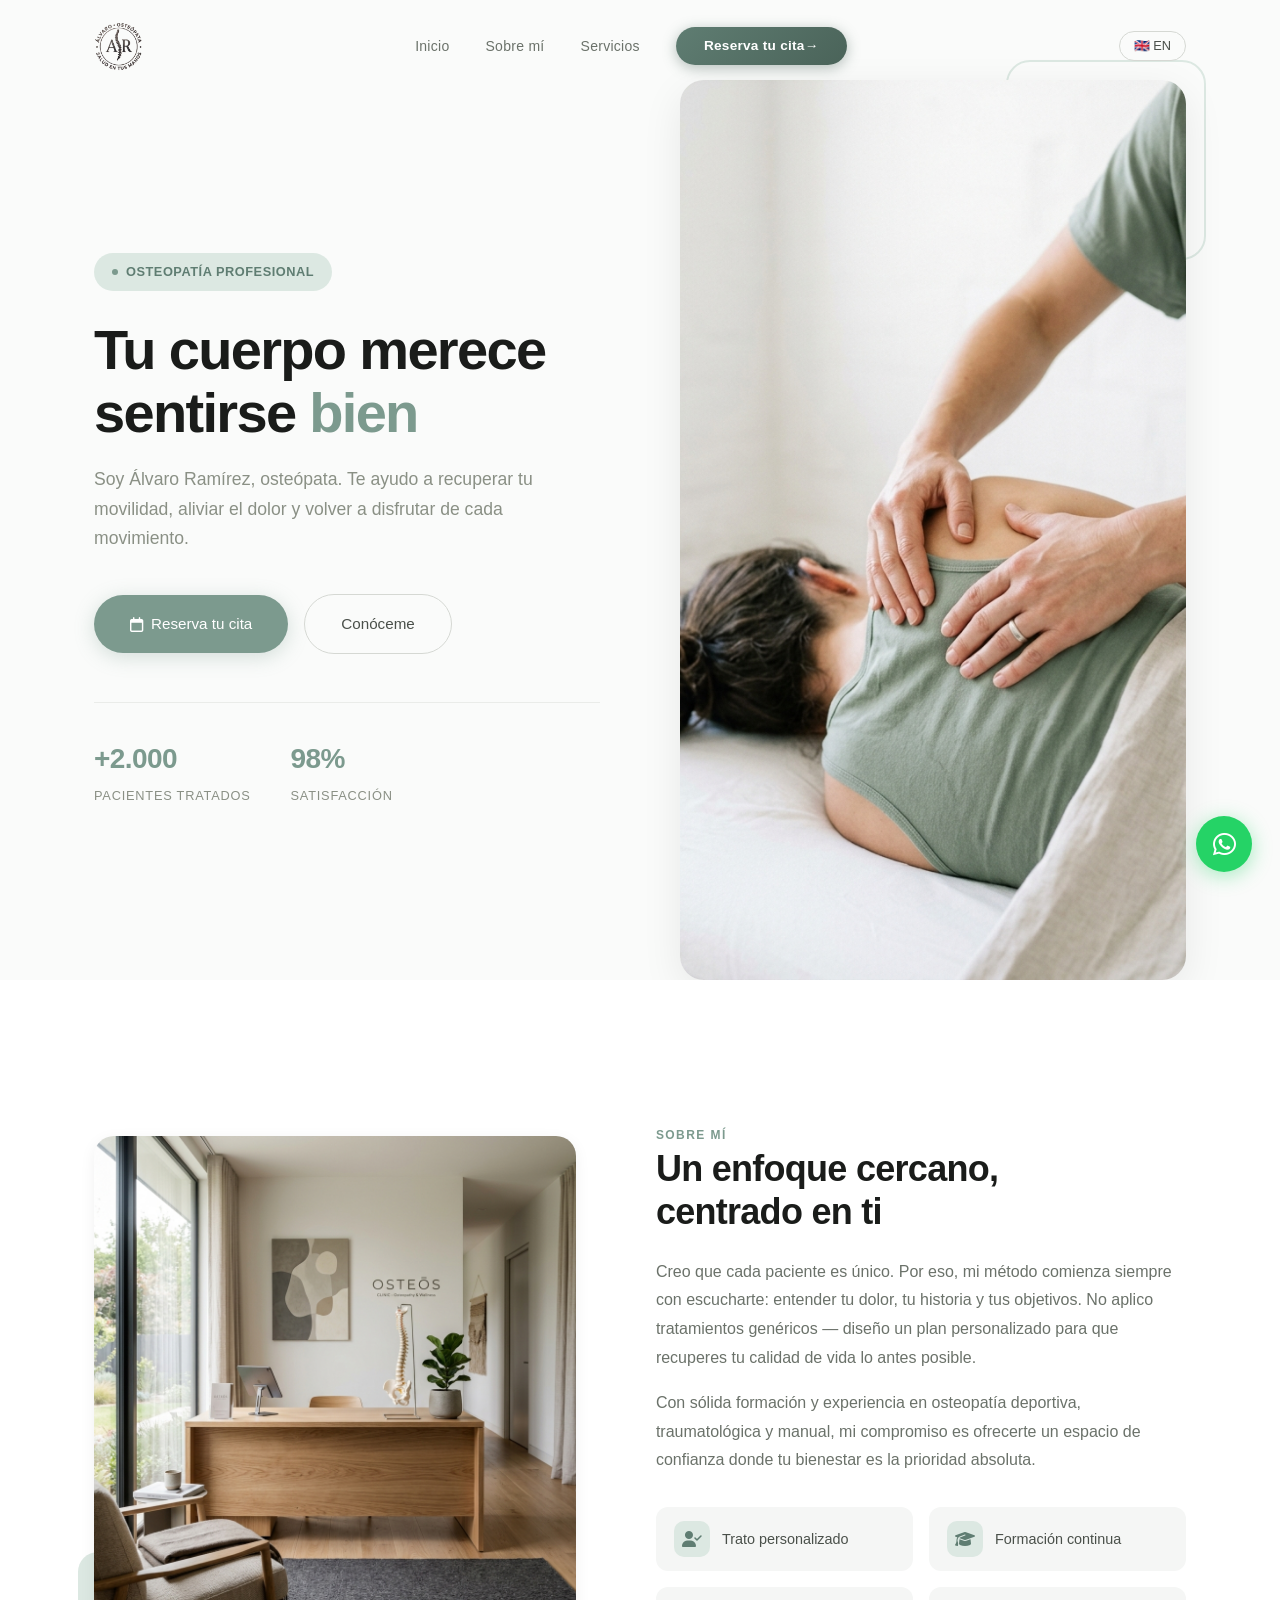
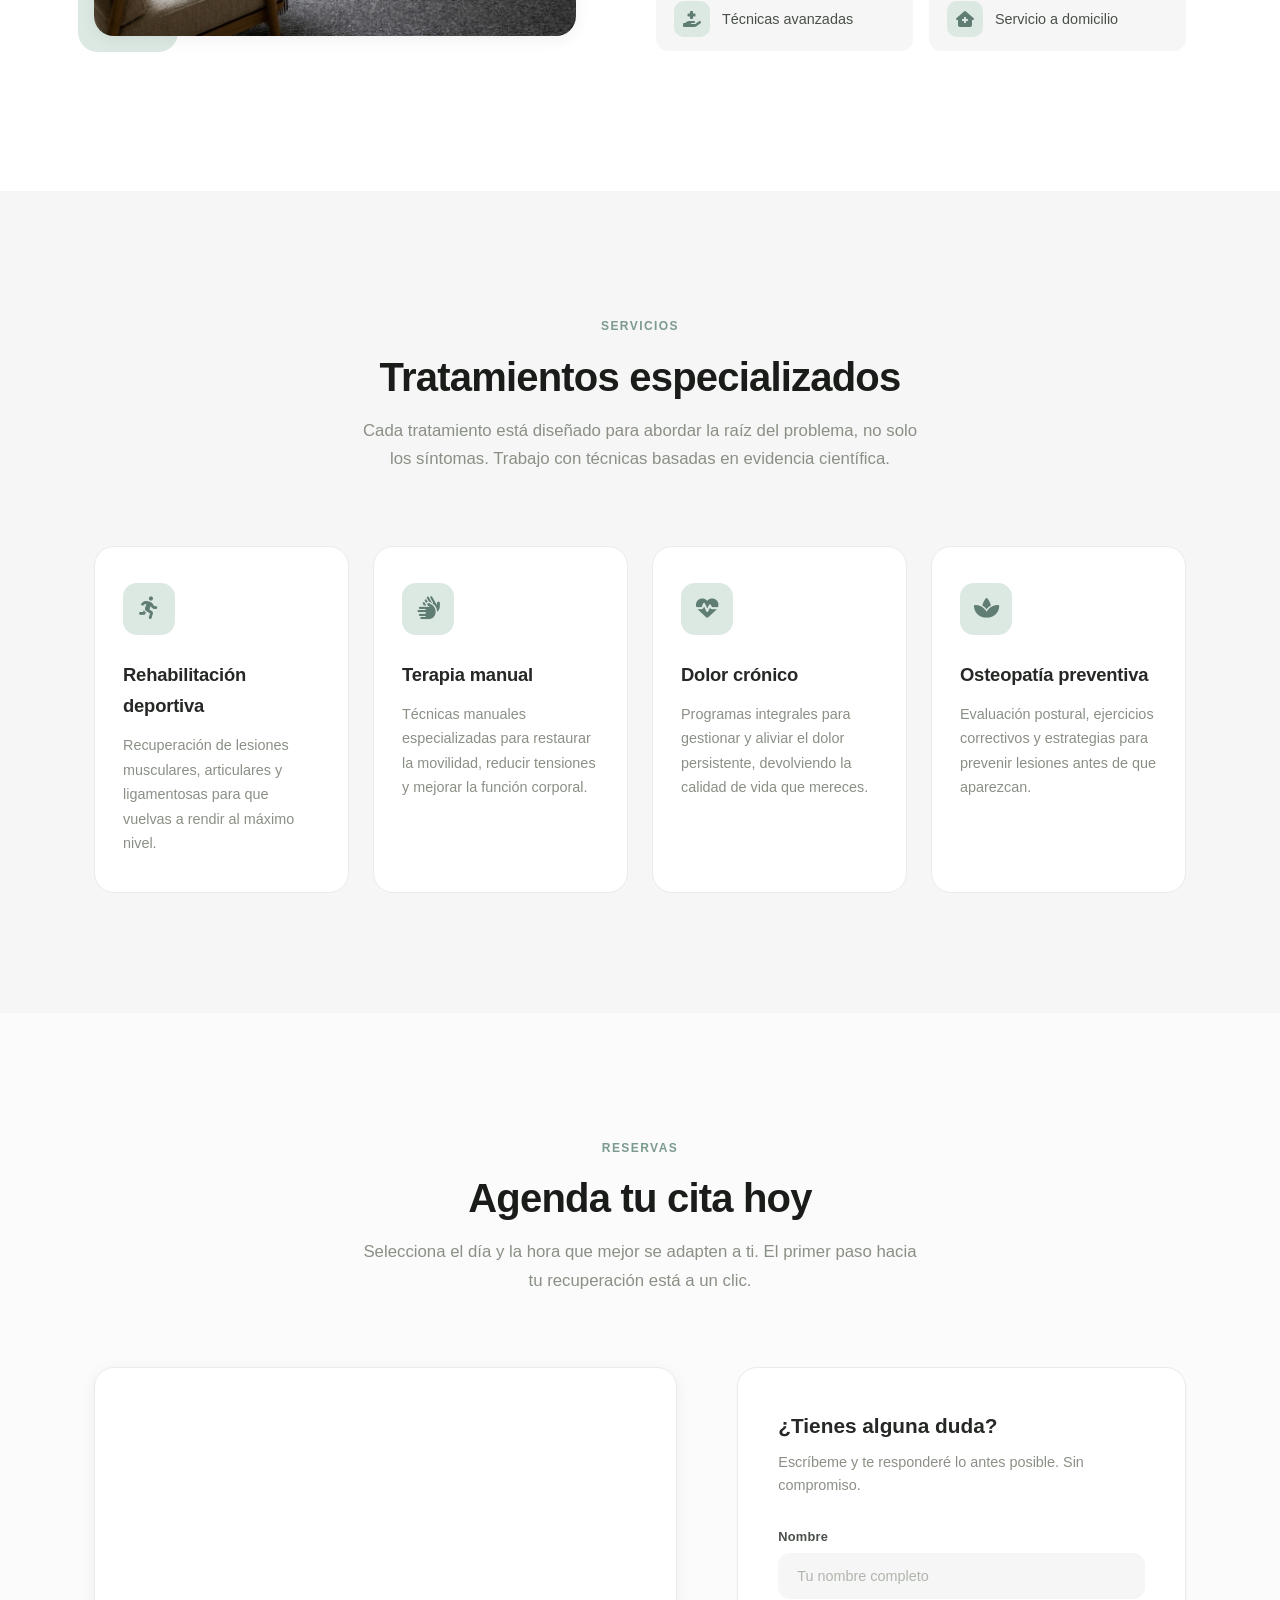
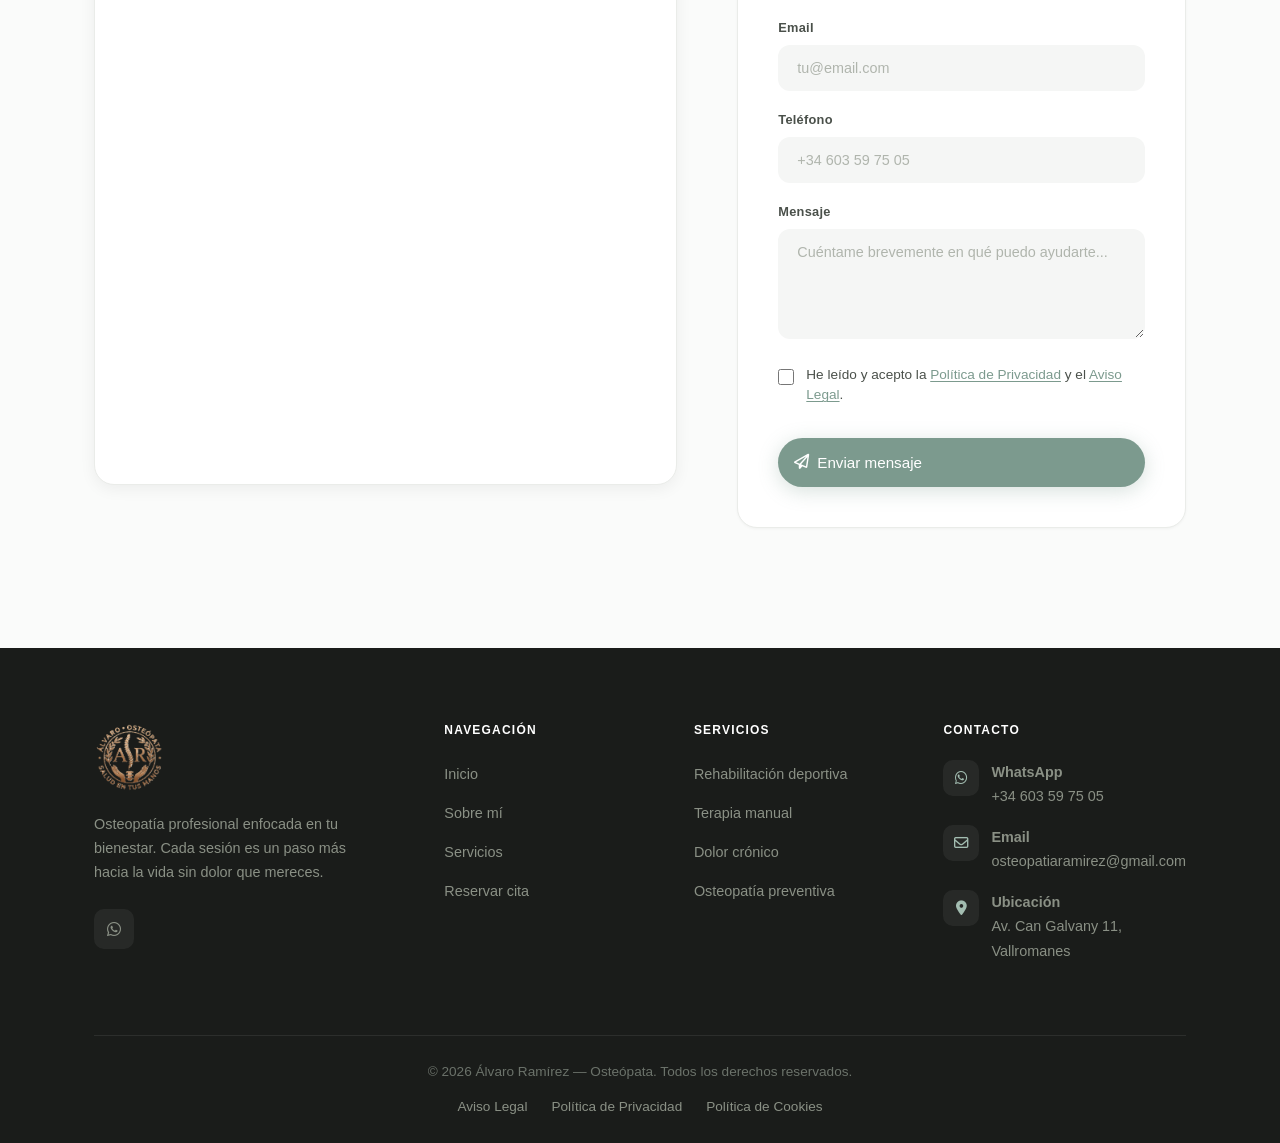
<file: index.html>
<!DOCTYPE html>
<html lang="es">

<head>
  <meta charset="UTF-8">
  <meta name="viewport" content="width=device-width, initial-scale=1.0">
  <title>Álvaro Ramírez · Osteópata | Bienestar y Recuperación</title>
  <meta name="description"
    content="Osteopatía profesional con Álvaro Ramírez. Rehabilitación deportiva, terapia manual y alivio del dolor crónico. Reserva tu cita hoy.">

  <!-- Fonts -->
  <link rel="preconnect" href="https://fonts.googleapis.com">
  <link rel="preconnect" href="https://fonts.gstatic.com" crossorigin>
  <link
    href="https://fonts.googleapis.com/css2?family=Inter:wght@300;400;500;600;700&family=Outfit:wght@400;500;600;700&display=swap"
    rel="stylesheet">

  <!-- Security -->
  <meta http-equiv="Content-Security-Policy" content="default-src 'self'; script-src 'self' 'unsafe-inline' https://assets.calendly.com; style-src 'self' 'unsafe-inline' https://fonts.googleapis.com https://cdnjs.cloudflare.com; font-src 'self' https://fonts.gstatic.com https://cdnjs.cloudflare.com; img-src 'self' data: https:; frame-src https://calendly.com; connect-src 'self' https://formspree.io https://calendly.com; object-src 'none'; base-uri 'self'; form-action 'self' https://formspree.io;">
  <meta http-equiv="X-UA-Compatible" content="IE=edge">
  <meta name="referrer" content="strict-origin-when-cross-origin">

  <!-- Icons -->
  <link rel="stylesheet" href="https://cdnjs.cloudflare.com/ajax/libs/font-awesome/6.5.1/css/all.min.css" crossorigin="anonymous" referrerpolicy="no-referrer">

  <!-- Styles -->
  <link rel="stylesheet" href="styles.css">
</head>

<body>

  <!-- ========== NAVBAR ========== -->
  <nav class="navbar" id="navbar">
    <div class="container">
      <a href="#" class="navbar__logo"><img src="img/logo.png" alt="Álvaro Osteopatía" class="navbar__logo-img"></a>
      <ul class="navbar__links" id="navLinks">
        <li><a href="#inicio" data-i18n="nav-home">Inicio</a></li>
        <li><a href="#sobre-mi" data-i18n="nav-about">Sobre mí</a></li>
        <li><a href="#servicios" data-i18n="nav-services">Servicios</a></li>
        <li><a href="#reservas" class="navbar__cta"><span data-i18n="nav-cta">Reserva tu cita</span> →</a></li>
      </ul>
      <div class="navbar__actions">
        <button class="lang-toggle" id="langToggle" aria-label="Switch language">
          <span id="langLabel">🇬🇧 EN</span>
        </button>
        <button class="navbar__toggle" id="navToggle" aria-label="Abrir menú">
          <span></span><span></span><span></span>
        </button>
      </div>
    </div>
  </nav>

  <!-- ========== HERO ========== -->
  <section class="hero" id="inicio">
    <div class="container">
      <div class="hero__content">
        <div class="hero__badge" data-i18n="hero-badge">Osteopatía profesional</div>
        <h1 class="hero__title" data-i18n-html="hero-title">Tu cuerpo merece<br>sentirse <em>bien</em></h1>
        <p class="hero__subtitle" data-i18n="hero-subtitle">Soy Álvaro Ramírez, osteópata. Te ayudo a recuperar tu movilidad, aliviar el dolor y volver a disfrutar de cada movimiento.</p>
        <div class="hero__actions">
          <a href="#reservas" class="btn btn--primary">
            <i class="fa-regular fa-calendar"></i> <span data-i18n="hero-cta">Reserva tu cita</span>
          </a>
          <a href="#sobre-mi" class="btn btn--outline" data-i18n="hero-know">Conóceme</a>
        </div>
        <div class="hero__stats">
          <div class="hero__stat">
            <h4 data-i18n="hero-stat1-n">+2.000</h4>
            <p data-i18n="hero-stat1-l">Pacientes tratados</p>
          </div>
          <div class="hero__stat">
            <h4 data-i18n="hero-stat2-n">98%</h4>
            <p data-i18n="hero-stat2-l">Satisfacción</p>
          </div>
        </div>
      </div>
      <div class="hero__image">
        <img src="img/hero.png" alt="Osteopatía profesional — manos realizando terapia manual" loading="eager">
      </div>
    </div>
  </section>

  <!-- ========== SOBRE MÍ ========== -->
  <section class="section about" id="sobre-mi">
    <div class="container">
      <div class="about__image animate-on-scroll">
        <img src="img/about_clinic.png" alt="Instalaciones de Osteopatía" loading="lazy">
      </div>
      <div class="about__content animate-on-scroll">
        <span class="about__label" data-i18n="about-label">Sobre mí</span>
        <h2 class="about__title" data-i18n-html="about-title">Un enfoque cercano,<br>centrado en ti</h2>
        <p class="about__text" data-i18n="about-p1">Creo que cada paciente es único. Por eso, mi método comienza siempre con escucharte: entender tu dolor, tu historia y tus objetivos. No aplico tratamientos genéricos — diseño un plan personalizado para que recuperes tu calidad de vida lo antes posible.</p>
        <p class="about__text" data-i18n="about-p2">Con sólida formación y experiencia en osteopatía deportiva, traumatológica y manual, mi compromiso es ofrecerte un espacio de confianza donde tu bienestar es la prioridad absoluta.</p>
        <div class="about__features">
          <div class="about__feature">
            <div class="about__feature-icon"><i class="fa-solid fa-user-check"></i></div>
            <span data-i18n="about-f1">Trato personalizado</span>
          </div>
          <div class="about__feature">
            <div class="about__feature-icon"><i class="fa-solid fa-graduation-cap"></i></div>
            <span data-i18n="about-f2">Formación continua</span>
          </div>
          <div class="about__feature">
            <div class="about__feature-icon"><i class="fa-solid fa-hand-holding-medical"></i></div>
            <span data-i18n="about-f3">Técnicas avanzadas</span>
          </div>
          <div class="about__feature">
            <div class="about__feature-icon"><i class="fa-solid fa-house-medical"></i></div>
            <span data-i18n="about-f4">Servicio a domicilio</span>
          </div>
        </div>
      </div>
    </div>
  </section>

  <!-- ========== SERVICIOS ========== -->
  <section class="section section--gray" id="servicios">
    <div class="container">
      <div class="section__header animate-on-scroll">
        <span class="section__label" data-i18n="srv-label">Servicios</span>
        <h2 class="section__title" data-i18n="srv-title">Tratamientos especializados</h2>
        <p class="section__desc" data-i18n="srv-desc">Cada tratamiento está diseñado para abordar la raíz del problema, no solo los síntomas. Trabajo con técnicas basadas en evidencia científica.</p>
      </div>
      <div class="services__grid">
        <div class="service-card animate-on-scroll">
          <div class="service-card__icon"><i class="fa-solid fa-person-running"></i></div>
          <h3 class="service-card__title" data-i18n="srv1-title">Rehabilitación deportiva</h3>
          <p class="service-card__desc" data-i18n="srv1-desc">Recuperación de lesiones musculares, articulares y ligamentosas para que vuelvas a rendir al máximo nivel.</p>
        </div>
        <div class="service-card animate-on-scroll">
          <div class="service-card__icon"><i class="fa-solid fa-hands"></i></div>
          <h3 class="service-card__title" data-i18n="srv2-title">Terapia manual</h3>
          <p class="service-card__desc" data-i18n="srv2-desc">Técnicas manuales especializadas para restaurar la movilidad, reducir tensiones y mejorar la función corporal.</p>
        </div>
        <div class="service-card animate-on-scroll">
          <div class="service-card__icon"><i class="fa-solid fa-heart-pulse"></i></div>
          <h3 class="service-card__title" data-i18n="srv3-title">Dolor crónico</h3>
          <p class="service-card__desc" data-i18n="srv3-desc">Programas integrales para gestionar y aliviar el dolor persistente, devolviendo la calidad de vida que mereces.</p>
        </div>
        <div class="service-card animate-on-scroll">
          <div class="service-card__icon"><i class="fa-solid fa-spa"></i></div>
          <h3 class="service-card__title" data-i18n="srv4-title">Osteopatía preventiva</h3>
          <p class="service-card__desc" data-i18n="srv4-desc">Evaluación postural, ejercicios correctivos y estrategias para prevenir lesiones antes de que aparezcan.</p>
        </div>
      </div>
    </div>
  </section>

  <!-- ========== RESERVAS ========== -->
  <section class="section booking" id="reservas">
    <div class="container">
      <div class="section__header animate-on-scroll">
        <span class="section__label" data-i18n="book-label">Reservas</span>
        <h2 class="section__title" data-i18n="book-title">Agenda tu cita hoy</h2>
        <p class="section__desc" data-i18n="book-desc">Selecciona el día y la hora que mejor se adapten a ti. El primer paso hacia tu recuperación está a un clic.</p>
      </div>
      <div class="booking__wrapper">
        <div class="booking__calendly animate-on-scroll">
          <div class="calendly-inline-widget" data-url="https://calendly.com/osteopatiaramirez/30min"
            style="min-width:320px;height:700px;"></div>
        </div>
        <div class="booking__form-wrapper animate-on-scroll">
          <h3 class="booking__form-title" data-i18n="form-title">¿Tienes alguna duda?</h3>
          <p class="booking__form-desc" data-i18n="form-desc">Escríbeme y te responderé lo antes posible. Sin compromiso.</p>
          <form id="contactForm">
            <div class="form__group">
              <label for="name" class="form__label" data-i18n="form-name-label">Nombre</label>
              <input type="text" id="name" name="name" class="form__input" placeholder="Tu nombre completo" data-i18n-ph="form-name-ph" required maxlength="100" autocomplete="name">
            </div>
            <div class="form__group">
              <label for="email" class="form__label" data-i18n="form-email-label">Email</label>
              <input type="email" id="email" name="email" class="form__input" placeholder="tu@email.com" data-i18n-ph="form-email-ph" required maxlength="254" autocomplete="email" spellcheck="false">
            </div>
            <div class="form__group">
              <label for="phone" class="form__label" data-i18n="form-phone-label">Teléfono</label>
              <input type="tel" id="phone" name="phone" class="form__input" placeholder="+34 603 59 75 05" data-i18n-ph="form-phone-ph" maxlength="25" autocomplete="tel" spellcheck="false">
            </div>
            <div class="form__group">
              <label for="message" class="form__label" data-i18n="form-msg-label">Mensaje</label>
              <textarea id="message" name="message" class="form__textarea" placeholder="Cuéntame brevemente en qué puedo ayudarte..." data-i18n-ph="form-msg-ph" required maxlength="2000"></textarea>
            </div>
            <div class="form__group form__checkbox">
              <input type="checkbox" id="privacy" required>
              <label for="privacy" data-i18n-html="form-privacy">He leído y acepto la <a href="politica-privacidad.html" target="_blank">Política de Privacidad</a> y el <a href="aviso-legal.html" target="_blank">Aviso Legal</a>.</label>
            </div>
            <button type="submit" class="btn btn--primary form__submit">
              <i class="fa-regular fa-paper-plane"></i> <span data-i18n="form-submit">Enviar mensaje</span>
            </button>
          </form>
        </div>
      </div>
    </div>
  </section>

  <!-- ========== FOOTER ========== -->
  <footer class="footer">
    <div class="container">
      <div class="footer__grid">
        <div class="footer__brand">
          <img src="img/logo1.png" alt="Álvaro Osteopatía" class="footer__logo-img">
          <p data-i18n="footer-brand">Osteopatía profesional enfocada en tu bienestar. Cada sesión es un paso más hacia la vida sin dolor que mereces.</p>
          <div class="footer__social">
            <a href="https://wa.me/34603597505" aria-label="WhatsApp"><i class="fa-brands fa-whatsapp"></i></a>
          </div>
        </div>
        <div>
          <h4 class="footer__col-title" data-i18n="footer-nav-title">Navegación</h4>
          <ul class="footer__links">
            <li><a href="#inicio" data-i18n="footer-nav-home">Inicio</a></li>
            <li><a href="#sobre-mi" data-i18n="footer-nav-about">Sobre mí</a></li>
            <li><a href="#servicios" data-i18n="footer-nav-services">Servicios</a></li>
            <li><a href="#reservas" data-i18n="footer-nav-book">Reservar cita</a></li>
          </ul>
        </div>
        <div>
          <h4 class="footer__col-title" data-i18n="footer-srv-title">Servicios</h4>
          <ul class="footer__links">
            <li><a href="#servicios" data-i18n="srv1-title">Rehabilitación deportiva</a></li>
            <li><a href="#servicios" data-i18n="srv2-title">Terapia manual</a></li>
            <li><a href="#servicios" data-i18n="srv3-title">Dolor crónico</a></li>
            <li><a href="#servicios" data-i18n="srv4-title">Osteopatía preventiva</a></li>
          </ul>
        </div>
        <div>
          <h4 class="footer__col-title" data-i18n="footer-contact-title">Contacto</h4>
          <div class="footer__contact-item">
            <div class="footer__contact-icon"><i class="fa-brands fa-whatsapp"></i></div>
            <div>
              <strong>WhatsApp</strong><br>
              <a href="https://wa.me/34603597505" aria-label="Escríbenos por WhatsApp" target="_blank" rel="noopener noreferrer">+34 603 59 75 05</a>
            </div>
          </div>
          <div class="footer__contact-item">
            <div class="footer__contact-icon"><i class="fa-regular fa-envelope"></i></div>
            <div>
              <strong>Email</strong><br>
              <a href="mailto:osteopatiaramirez@gmail.com">osteopatiaramirez@gmail.com</a>
            </div>
          </div>
          <div class="footer__contact-item">
            <div class="footer__contact-icon"><i class="fa-solid fa-location-dot"></i></div>
            <div>
              <strong data-i18n="footer-location-label">Ubicación</strong><br>
              <a href="https://maps.app.goo.gl/gzCyemiT92dqWg4y6" target="_blank" rel="noopener noreferrer">Av. Can Galvany 11, Vallromanes</a>
            </div>
          </div>
        </div>
      </div>
      <div class="footer__bottom">
        <p data-i18n="footer-copy">&copy; 2026 Álvaro Ramírez — Osteópata. Todos los derechos reservados.</p>
        <div class="footer__legal-links">
          <a href="aviso-legal.html" data-i18n="footer-legal">Aviso Legal</a>
          <a href="politica-privacidad.html" data-i18n="footer-privacy">Política de Privacidad</a>
          <a href="politica-cookies.html" data-i18n="footer-cookies">Política de Cookies</a>
        </div>
      </div>
    </div>
  </footer>

  <!-- ========== WHATSAPP FLOAT ========== -->
  <a href="https://wa.me/34603597505" class="whatsapp-float" target="_blank" rel="noopener noreferrer" aria-label="WhatsApp">
    <i class="fa-brands fa-whatsapp"></i>
    <span class="whatsapp-float__tooltip" data-i18n="wa-tooltip">¿Hablamos?</span>
  </a>

  <!-- Calendly Script -->
  <script type="text/javascript" src="https://assets.calendly.com/assets/external/widget.js" async></script>

  <!-- Main Script -->
  <script>
    // ─── Traducciones ─────────────────────────────────────────────────────────
    const i18n = {
      es: {
        'nav-home': 'Inicio', 'nav-about': 'Sobre mí', 'nav-services': 'Servicios', 'nav-cta': 'Reserva tu cita',
        'hero-badge': 'Osteopatía profesional',
        'hero-title': 'Tu cuerpo merece<br>sentirse <em>bien</em>',
        'hero-subtitle': 'Soy Álvaro Ramírez, osteópata. Te ayudo a recuperar tu movilidad, aliviar el dolor y volver a disfrutar de cada movimiento.',
        'hero-cta': 'Reserva tu cita', 'hero-know': 'Conóceme',
        'hero-stat1-n': '+2.000', 'hero-stat1-l': 'Pacientes tratados', 'hero-stat2-n': '98%', 'hero-stat2-l': 'Satisfacción',
        'about-label': 'Sobre mí',
        'about-title': 'Un enfoque cercano,<br>centrado en ti',
        'about-p1': 'Creo que cada paciente es único. Por eso, mi método comienza siempre con escucharte: entender tu dolor, tu historia y tus objetivos. No aplico tratamientos genéricos — diseño un plan personalizado para que recuperes tu calidad de vida lo antes posible.',
        'about-p2': 'Con sólida formación y experiencia en osteopatía deportiva, traumatológica y manual, mi compromiso es ofrecerte un espacio de confianza donde tu bienestar es la prioridad absoluta.',
        'about-f1': 'Trato personalizado', 'about-f2': 'Formación continua', 'about-f3': 'Técnicas avanzadas', 'about-f4': 'Servicio a domicilio',
        'srv-label': 'Servicios', 'srv-title': 'Tratamientos especializados',
        'srv-desc': 'Cada tratamiento está diseñado para abordar la raíz del problema, no solo los síntomas. Trabajo con técnicas basadas en evidencia científica.',
        'srv1-title': 'Rehabilitación deportiva', 'srv1-desc': 'Recuperación de lesiones musculares, articulares y ligamentosas para que vuelvas a rendir al máximo nivel.',
        'srv2-title': 'Terapia manual', 'srv2-desc': 'Técnicas manuales especializadas para restaurar la movilidad, reducir tensiones y mejorar la función corporal.',
        'srv3-title': 'Dolor crónico', 'srv3-desc': 'Programas integrales para gestionar y aliviar el dolor persistente, devolviendo la calidad de vida que mereces.',
        'srv4-title': 'Osteopatía preventiva', 'srv4-desc': 'Evaluación postural, ejercicios correctivos y estrategias para prevenir lesiones antes de que aparezcan.',
        'book-label': 'Reservas', 'book-title': 'Agenda tu cita hoy',
        'book-desc': 'Selecciona el día y la hora que mejor se adapten a ti. El primer paso hacia tu recuperación está a un clic.',
        'form-title': '¿Tienes alguna duda?', 'form-desc': 'Escríbeme y te responderé lo antes posible. Sin compromiso.',
        'form-name-label': 'Nombre', 'form-name-ph': 'Tu nombre completo',
        'form-email-label': 'Email', 'form-email-ph': 'tu@email.com',
        'form-phone-label': 'Teléfono', 'form-phone-ph': '+34 603 59 75 05',
        'form-msg-label': 'Mensaje', 'form-msg-ph': 'Cuéntame brevemente en qué puedo ayudarte...',
        'form-privacy': 'He leído y acepto la <a href="politica-privacidad.html" target="_blank">Política de Privacidad</a> y el <a href="aviso-legal.html" target="_blank">Aviso Legal</a>.',
        'form-submit': 'Enviar mensaje', 'form-sending': 'Enviando...', 'form-sent': '¡Mensaje enviado!', 'form-error': 'Error. Inténtalo de nuevo.',
        'footer-brand': 'Osteopatía profesional enfocada en tu bienestar. Cada sesión es un paso más hacia la vida sin dolor que mereces.',
        'footer-nav-title': 'Navegación', 'footer-nav-home': 'Inicio', 'footer-nav-about': 'Sobre mí', 'footer-nav-services': 'Servicios', 'footer-nav-book': 'Reservar cita',
        'footer-srv-title': 'Servicios', 'footer-contact-title': 'Contacto', 'footer-location-label': 'Ubicación',
        'footer-legal': 'Aviso Legal', 'footer-privacy': 'Política de Privacidad', 'footer-cookies': 'Política de Cookies',
        'footer-copy': '© 2026 Álvaro Ramírez — Osteópata. Todos los derechos reservados.',
        'wa-tooltip': '¿Hablamos?', 'lang-label': '🇬🇧 EN',
      },
      en: {
        'nav-home': 'Home', 'nav-about': 'About me', 'nav-services': 'Services', 'nav-cta': 'Book appointment',
        'hero-badge': 'Professional Osteopathy',
        'hero-title': 'Your body deserves<br>to feel <em>good</em>',
        'hero-subtitle': "I'm Álvaro Ramírez, osteopath. I help you regain your mobility, relieve pain and enjoy every movement again.",
        'hero-cta': 'Book your appointment', 'hero-know': 'About me',
        'hero-stat1-n': '+2,000', 'hero-stat1-l': 'Patients treated', 'hero-stat2-n': '98%', 'hero-stat2-l': 'Satisfaction',
        'about-label': 'About me',
        'about-title': 'A close approach,<br>centred on you',
        'about-p1': "I believe every patient is unique. That's why my method always begins with listening to you: understanding your pain, your history and your goals. I don't apply generic treatments — I design a personalised plan so you can regain your quality of life as soon as possible.",
        'about-p2': "With solid training and experience in sports, traumatological and manual osteopathy, my commitment is to offer you a trusted space where your wellbeing is the absolute priority.",
        'about-f1': 'Personalised care', 'about-f2': 'Continuous training', 'about-f3': 'Advanced techniques', 'about-f4': 'Home service',
        'srv-label': 'Services', 'srv-title': 'Specialised treatments',
        'srv-desc': 'Every treatment is designed to address the root of the problem, not just the symptoms. I work with evidence-based techniques.',
        'srv1-title': 'Sports rehabilitation', 'srv1-desc': 'Recovery from muscular, joint and ligament injuries so you can perform at your best again.',
        'srv2-title': 'Manual therapy', 'srv2-desc': 'Specialised manual techniques to restore mobility, reduce tension and improve body function.',
        'srv3-title': 'Chronic pain', 'srv3-desc': 'Comprehensive programmes to manage and relieve persistent pain, restoring the quality of life you deserve.',
        'srv4-title': 'Preventive osteopathy', 'srv4-desc': 'Postural assessment, corrective exercises and strategies to prevent injuries before they appear.',
        'book-label': 'Bookings', 'book-title': 'Schedule your appointment today',
        'book-desc': 'Select the day and time that best suits you. The first step towards your recovery is one click away.',
        'form-title': 'Do you have any questions?', 'form-desc': "Write to me and I'll get back to you as soon as possible. No commitment.",
        'form-name-label': 'Name', 'form-name-ph': 'Your full name',
        'form-email-label': 'Email', 'form-email-ph': 'your@email.com',
        'form-phone-label': 'Phone', 'form-phone-ph': '+34 603 59 75 05',
        'form-msg-label': 'Message', 'form-msg-ph': 'Tell me briefly how I can help you...',
        'form-privacy': 'I have read and accept the <a href="politica-privacidad.html" target="_blank">Privacy Policy</a> and the <a href="aviso-legal.html" target="_blank">Legal Notice</a>.',
        'form-submit': 'Send message', 'form-sending': 'Sending...', 'form-sent': 'Message sent!', 'form-error': 'Error. Please try again.',
        'footer-brand': 'Professional osteopathy focused on your wellbeing. Each session is one more step towards the pain-free life you deserve.',
        'footer-nav-title': 'Navigation', 'footer-nav-home': 'Home', 'footer-nav-about': 'About me', 'footer-nav-services': 'Services', 'footer-nav-book': 'Book appointment',
        'footer-srv-title': 'Services', 'footer-contact-title': 'Contact', 'footer-location-label': 'Location',
        'footer-legal': 'Legal Notice', 'footer-privacy': 'Privacy Policy', 'footer-cookies': 'Cookie Policy',
        'footer-copy': '© 2026 Álvaro Ramírez — Osteopath. All rights reserved.',
        'wa-tooltip': "Let's talk?", 'lang-label': '🇪🇸 ES',
      }
    };

    let currentLang = localStorage.getItem('lang') || 'es';

    function applyLang(lang) {
      const t = i18n[lang];
      document.querySelectorAll('[data-i18n]').forEach(el => {
        const key = el.getAttribute('data-i18n');
        if (t[key] !== undefined) el.textContent = t[key];
      });
      document.querySelectorAll('[data-i18n-html]').forEach(el => {
        const key = el.getAttribute('data-i18n-html');
        if (t[key] !== undefined) el.innerHTML = t[key];
      });
      document.querySelectorAll('[data-i18n-ph]').forEach(el => {
        const key = el.getAttribute('data-i18n-ph');
        if (t[key] !== undefined) el.placeholder = t[key];
      });
      const langLabel = document.getElementById('langLabel');
      if (langLabel) langLabel.textContent = t['lang-label'];
      document.documentElement.lang = lang;
      localStorage.setItem('lang', lang);
      currentLang = lang;
    }

    const langToggle = document.getElementById('langToggle');
    if (langToggle) {
      langToggle.addEventListener('click', () => applyLang(currentLang === 'es' ? 'en' : 'es'));
    }

    if (currentLang === 'en') applyLang('en');

    // ─── Navbar scroll ────────────────────────────────────────────────────────
    const navbar = document.getElementById('navbar');
    if (navbar) {
      window.addEventListener('scroll', () => {
        navbar.classList.toggle('scrolled', window.scrollY > 40);
      });
    }

    // ─── Mobile menu ──────────────────────────────────────────────────────────
    const navToggle = document.getElementById('navToggle');
    const navLinks = document.getElementById('navLinks');
    if (navToggle && navLinks) {
      navToggle.addEventListener('click', () => {
        navLinks.classList.toggle('active');
        navToggle.classList.toggle('active');
      });
      navLinks.querySelectorAll('a').forEach(link => {
        link.addEventListener('click', () => {
          navLinks.classList.remove('active');
          navToggle.classList.remove('active');
        });
      });
    }

    // ─── Scroll animations ────────────────────────────────────────────────────
    if ('IntersectionObserver' in window) {
      const observer = new IntersectionObserver((entries) => {
        entries.forEach((entry) => {
          if (entry.isIntersecting) {
            const siblings = entry.target.parentElement
              ? entry.target.parentElement.querySelectorAll('.animate-on-scroll')
              : [];
            const idx = Array.from(siblings).indexOf(entry.target);
            entry.target.style.transitionDelay = `${idx * 0.1}s`;
            entry.target.classList.add('visible');
            observer.unobserve(entry.target);
          }
        });
      }, { root: null, rootMargin: '0px 0px -60px 0px', threshold: 0.15 });

      document.querySelectorAll('.animate-on-scroll').forEach(el => observer.observe(el));
    } else {
      document.querySelectorAll('.animate-on-scroll').forEach(el => el.classList.add('visible'));
    }

    // ─── Contact form ─────────────────────────────────────────────────────────
    const contactForm = document.getElementById('contactForm');
    if (contactForm) {
      contactForm.addEventListener('submit', async (e) => {
        e.preventDefault();
        const form = e.target;
        const btn = form.querySelector('.form__submit');
        if (!btn) return;
        const originalHTML = btn.innerHTML;
        const t = i18n[currentLang];

        btn.innerHTML = '<i class="fa-solid fa-spinner fa-spin"></i> ' + t['form-sending'];
        btn.disabled = true;

        try {
          const response = await fetch('https://formspree.io/f/mpqndpgb', {
            method: 'POST',
            headers: { 'Accept': 'application/json' },
            body: new FormData(form)
          });

          let data = {};
          try { data = await response.json(); } catch (_) {}

          if (response.ok) {
            btn.innerHTML = '<i class="fa-solid fa-check"></i> ' + t['form-sent'];
            btn.style.background = '#5f7d72';
            form.reset();
            setTimeout(() => {
              btn.innerHTML = originalHTML;
              btn.style.background = '';
              btn.disabled = false;
            }, 4000);
          } else {
            const msg = (data.errors && data.errors[0] && data.errors[0].message)
              ? data.errors[0].message : t['form-error'];
            throw new Error(msg);
          }
        } catch (_err) {
          btn.innerHTML = '<i class="fa-solid fa-xmark"></i> ' + t['form-error'];
          btn.style.background = '#c0392b';
          btn.disabled = false;
          setTimeout(() => {
            btn.innerHTML = originalHTML;
            btn.style.background = '';
          }, 4000);
        }
      });
    }

    // ─── Smooth scroll ────────────────────────────────────────────────────────
    document.querySelectorAll('a[href^="#"]').forEach(anchor => {
      anchor.addEventListener('click', function (e) {
        e.preventDefault();
        const href = this.getAttribute('href');
        if (!href || href === '#') return;
        try {
          const target = document.querySelector(href);
          if (target) {
            const top = target.getBoundingClientRect().top + window.scrollY - 80;
            window.scrollTo({ top, behavior: 'smooth' });
          }
        } catch (_) {}
      });
    });
  </script>

</body>

</html>
</file>
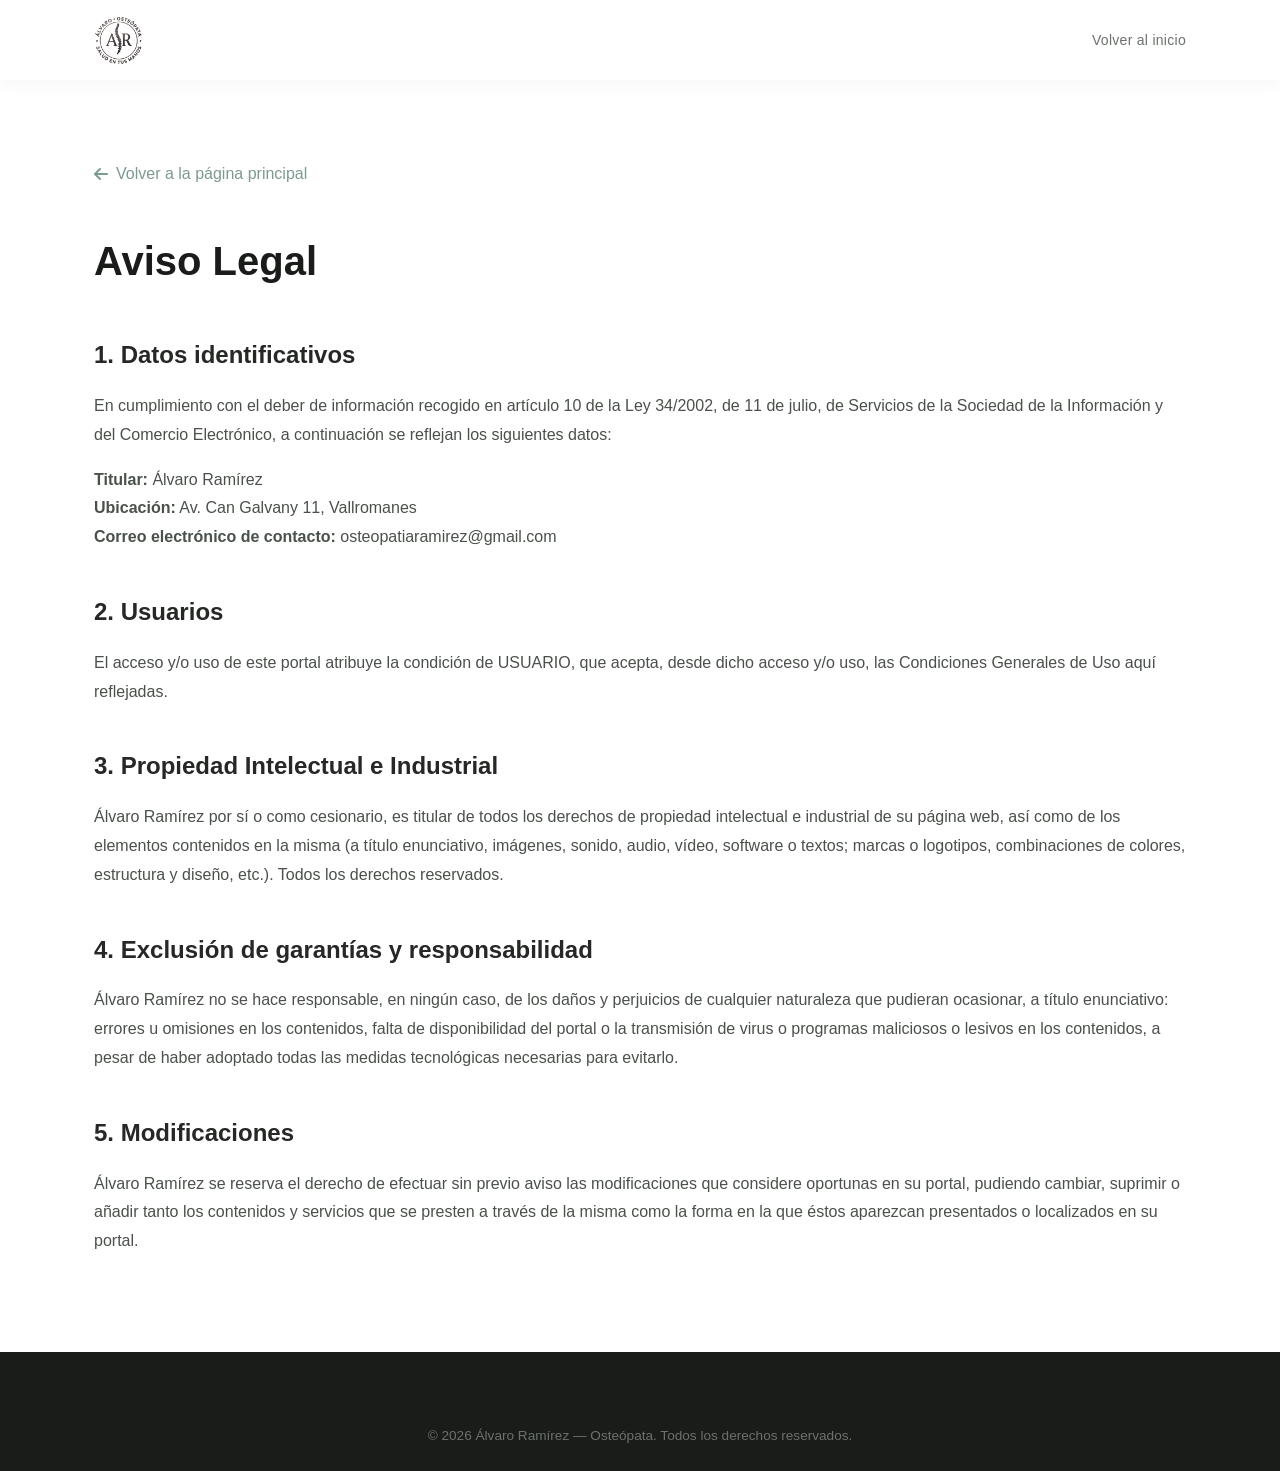
<file: aviso-legal.html>
<!DOCTYPE html>
<html lang="es">

<head>
  <meta charset="UTF-8">
  <meta name="viewport" content="width=device-width, initial-scale=1.0">
  <title>Aviso Legal | Álvaro Ramírez</title>
  <meta name="description" content="Aviso legal de Álvaro Ramírez - Osteópata.">

  <link rel="preconnect" href="https://fonts.googleapis.com">
  <link rel="preconnect" href="https://fonts.gstatic.com" crossorigin>
  <link href="https://fonts.googleapis.com/css2?family=Inter:wght@300;400;500;600;700&family=Outfit:wght@400;500;600;700&display=swap" rel="stylesheet">
  <meta http-equiv="Content-Security-Policy" content="default-src 'self'; script-src 'self' 'unsafe-inline'; style-src 'self' 'unsafe-inline' https://fonts.googleapis.com https://cdnjs.cloudflare.com; font-src 'self' https://fonts.gstatic.com https://cdnjs.cloudflare.com; img-src 'self' data: https:; object-src 'none'; base-uri 'self';">
  <meta http-equiv="X-UA-Compatible" content="IE=edge">
  <meta name="referrer" content="strict-origin-when-cross-origin">
  <link rel="stylesheet" href="https://cdnjs.cloudflare.com/ajax/libs/font-awesome/6.5.1/css/all.min.css" crossorigin="anonymous" referrerpolicy="no-referrer">
  <link rel="stylesheet" href="styles.css">
  
  <style>
    .legal-content { padding: 160px 0 80px; }
    .legal-content h1 { font-family: var(--font-display); font-size: 2.5rem; margin-bottom: 24px; color: var(--gray-900); }
    .legal-content h2 { font-family: var(--font-display); font-size: 1.5rem; margin-top: 40px; margin-bottom: 16px; color: var(--gray-800); }
    .legal-content p { margin-bottom: 16px; color: var(--gray-600); line-height: 1.8; }
    .back-link { display: inline-flex; align-items: center; gap: 8px; margin-bottom: 40px; color: var(--sage); font-weight: 500; transition: color var(--transition-fast); }
    .back-link:hover { color: var(--sage-dark); }
  </style>
</head>

<body>
  <nav class="navbar scrolled" id="navbar">
    <div class="container">
      <a href="index.html" class="navbar__logo"><img src="img/logo.png" alt="Álvaro Osteopatía" class="navbar__logo-img"></a>
      <ul class="navbar__links" id="navLinks">
        <li><a href="index.html">Volver al inicio</a></li>
      </ul>
      <button class="navbar__toggle" id="navToggle" aria-label="Abrir menú">
        <span></span><span></span><span></span>
      </button>
    </div>
  </nav>

  <section class="legal-content">
    <div class="container">
      <a href="index.html" class="back-link"><i class="fa-solid fa-arrow-left"></i> Volver a la página principal</a>
      
      <h1>Aviso Legal</h1>
      
      <h2>1. Datos identificativos</h2>
      <p>En cumplimiento con el deber de información recogido en artículo 10 de la Ley 34/2002, de 11 de julio, de Servicios de la Sociedad de la Información y del Comercio Electrónico, a continuación se reflejan los siguientes datos:</p>
      <p><strong>Titular:</strong> Álvaro Ramírez<br>
      <strong>Ubicación:</strong> Av. Can Galvany 11, Vallromanes<br>
      <strong>Correo electrónico de contacto:</strong> osteopatiaramirez@gmail.com</p>
      
      <h2>2. Usuarios</h2>
      <p>El acceso y/o uso de este portal atribuye la condición de USUARIO, que acepta, desde dicho acceso y/o uso, las Condiciones Generales de Uso aquí reflejadas.</p>
      
      <h2>3. Propiedad Intelectual e Industrial</h2>
      <p>Álvaro Ramírez por sí o como cesionario, es titular de todos los derechos de propiedad intelectual e industrial de su página web, así como de los elementos contenidos en la misma (a título enunciativo, imágenes, sonido, audio, vídeo, software o textos; marcas o logotipos, combinaciones de colores, estructura y diseño, etc.). Todos los derechos reservados.</p>

      <h2>4. Exclusión de garantías y responsabilidad</h2>
      <p>Álvaro Ramírez no se hace responsable, en ningún caso, de los daños y perjuicios de cualquier naturaleza que pudieran ocasionar, a título enunciativo: errores u omisiones en los contenidos, falta de disponibilidad del portal o la transmisión de virus o programas maliciosos o lesivos en los contenidos, a pesar de haber adoptado todas las medidas tecnológicas necesarias para evitarlo.</p>
      
      <h2>5. Modificaciones</h2>
      <p>Álvaro Ramírez se reserva el derecho de efectuar sin previo aviso las modificaciones que considere oportunas en su portal, pudiendo cambiar, suprimir o añadir tanto los contenidos y servicios que se presten a través de la misma como la forma en la que éstos aparezcan presentados o localizados en su portal.</p>
    </div>
  </section>

  <footer class="footer">
    <div class="container">
      <div class="footer__bottom" style="border-top: none; padding-top: 0;">
        &copy; 2026 Álvaro Ramírez — Osteópata. Todos los derechos reservados.
      </div>
    </div>
  </footer>

  <script>
    const navToggle = document.getElementById('navToggle');
    const navLinks = document.getElementById('navLinks');
    if (navToggle && navLinks) {
      navToggle.addEventListener('click', () => {
        navLinks.classList.toggle('active');
        navToggle.classList.toggle('active');
      });
      navLinks.querySelectorAll('a').forEach(link => {
        link.addEventListener('click', () => {
          navLinks.classList.remove('active');
          navToggle.classList.remove('active');
        });
      });
    }
  </script>
</body>
</html>
</file>
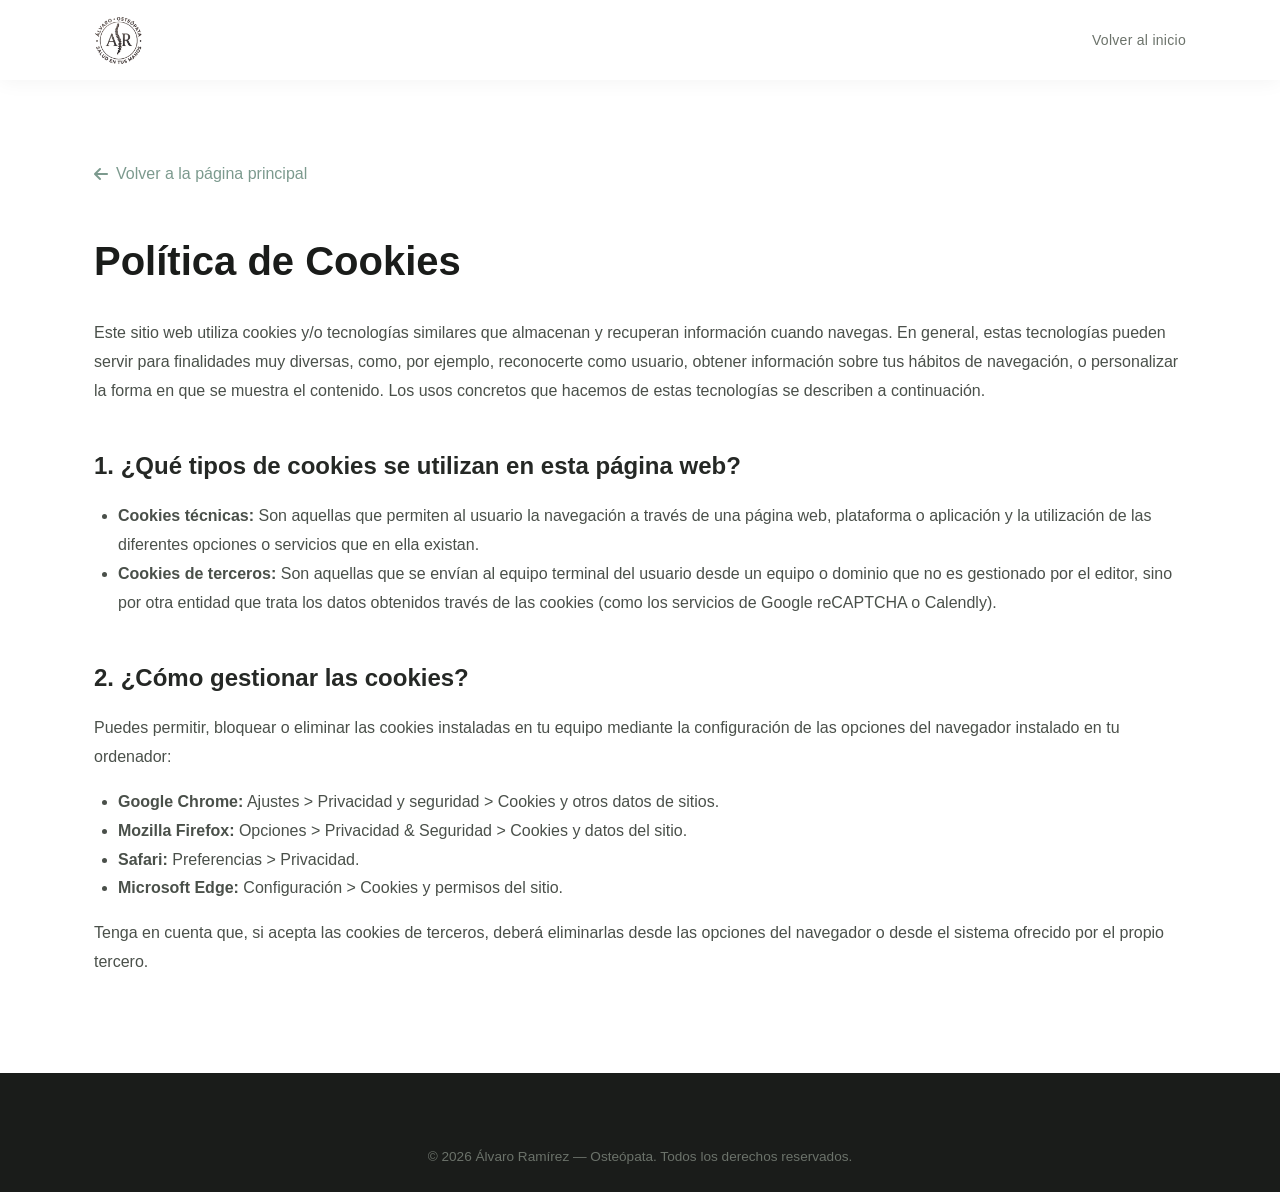
<file: politica-cookies.html>
<!DOCTYPE html>
<html lang="es">

<head>
  <meta charset="UTF-8">
  <meta name="viewport" content="width=device-width, initial-scale=1.0">
  <title>Política de Cookies | Álvaro Ramírez</title>
  <meta name="description" content="Política de cookies de Álvaro Ramírez - Osteópata.">

  <link rel="preconnect" href="https://fonts.googleapis.com">
  <link rel="preconnect" href="https://fonts.gstatic.com" crossorigin>
  <link href="https://fonts.googleapis.com/css2?family=Inter:wght@300;400;500;600;700&family=Outfit:wght@400;500;600;700&display=swap" rel="stylesheet">
  <meta http-equiv="Content-Security-Policy" content="default-src 'self'; script-src 'self' 'unsafe-inline'; style-src 'self' 'unsafe-inline' https://fonts.googleapis.com https://cdnjs.cloudflare.com; font-src 'self' https://fonts.gstatic.com https://cdnjs.cloudflare.com; img-src 'self' data: https:; object-src 'none'; base-uri 'self';">
  <meta http-equiv="X-UA-Compatible" content="IE=edge">
  <meta name="referrer" content="strict-origin-when-cross-origin">
  <link rel="stylesheet" href="https://cdnjs.cloudflare.com/ajax/libs/font-awesome/6.5.1/css/all.min.css" crossorigin="anonymous" referrerpolicy="no-referrer">
  <link rel="stylesheet" href="styles.css">
  
  <style>
    .legal-content { padding: 160px 0 80px; }
    .legal-content h1 { font-family: var(--font-display); font-size: 2.5rem; margin-bottom: 24px; color: var(--gray-900); }
    .legal-content h2 { font-family: var(--font-display); font-size: 1.5rem; margin-top: 40px; margin-bottom: 16px; color: var(--gray-800); }
    .legal-content p { margin-bottom: 16px; color: var(--gray-600); line-height: 1.8; }
    .legal-content ul { list-style: disc; margin-left: 24px; margin-bottom: 16px; color: var(--gray-600); line-height: 1.8; }
    .back-link { display: inline-flex; align-items: center; gap: 8px; margin-bottom: 40px; color: var(--sage); font-weight: 500; transition: color var(--transition-fast); }
    .back-link:hover { color: var(--sage-dark); }
  </style>
</head>

<body>
  <nav class="navbar scrolled" id="navbar">
    <div class="container">
      <a href="index.html" class="navbar__logo"><img src="img/logo.png" alt="Álvaro Osteopatía" class="navbar__logo-img"></a>
      <ul class="navbar__links" id="navLinks">
        <li><a href="index.html">Volver al inicio</a></li>
      </ul>
      <button class="navbar__toggle" id="navToggle" aria-label="Abrir menú">
        <span></span><span></span><span></span>
      </button>
    </div>
  </nav>

  <section class="legal-content">
    <div class="container">
      <a href="index.html" class="back-link"><i class="fa-solid fa-arrow-left"></i> Volver a la página principal</a>
      
      <h1>Política de Cookies</h1>
      
      <p>Este sitio web utiliza cookies y/o tecnologías similares que almacenan y recuperan información cuando navegas. En general, estas tecnologías pueden servir para finalidades muy diversas, como, por ejemplo, reconocerte como usuario, obtener información sobre tus hábitos de navegación, o personalizar la forma en que se muestra el contenido. Los usos concretos que hacemos de estas tecnologías se describen a continuación.</p>

      <h2>1. ¿Qué tipos de cookies se utilizan en esta página web?</h2>
      <ul>
        <li><strong>Cookies técnicas:</strong> Son aquellas que permiten al usuario la navegación a través de una página web, plataforma o aplicación y la utilización de las diferentes opciones o servicios que en ella existan.</li>
        <li><strong>Cookies de terceros:</strong> Son aquellas que se envían al equipo terminal del usuario desde un equipo o dominio que no es gestionado por el editor, sino por otra entidad que trata los datos obtenidos través de las cookies (como los servicios de Google reCAPTCHA o Calendly).</li>
      </ul>

      <h2>2. ¿Cómo gestionar las cookies?</h2>
      <p>Puedes permitir, bloquear o eliminar las cookies instaladas en tu equipo mediante la configuración de las opciones del navegador instalado en tu ordenador:</p>
      <ul>
        <li><strong>Google Chrome:</strong> Ajustes > Privacidad y seguridad > Cookies y otros datos de sitios.</li>
        <li><strong>Mozilla Firefox:</strong> Opciones > Privacidad & Seguridad > Cookies y datos del sitio.</li>
        <li><strong>Safari:</strong> Preferencias > Privacidad.</li>
        <li><strong>Microsoft Edge:</strong> Configuración > Cookies y permisos del sitio.</li>
      </ul>
      <p>Tenga en cuenta que, si acepta las cookies de terceros, deberá eliminarlas desde las opciones del navegador o desde el sistema ofrecido por el propio tercero.</p>
    </div>
  </section>

  <footer class="footer">
    <div class="container">
      <div class="footer__bottom" style="border-top: none; padding-top: 0;">
        &copy; 2026 Álvaro Ramírez — Osteópata. Todos los derechos reservados.
      </div>
    </div>
  </footer>

  <script>
    const navToggle = document.getElementById('navToggle');
    const navLinks = document.getElementById('navLinks');
    if (navToggle && navLinks) {
      navToggle.addEventListener('click', () => {
        navLinks.classList.toggle('active');
        navToggle.classList.toggle('active');
      });
      navLinks.querySelectorAll('a').forEach(link => {
        link.addEventListener('click', () => {
          navLinks.classList.remove('active');
          navToggle.classList.remove('active');
        });
      });
    }
  </script>
</body>
</html>
</file>
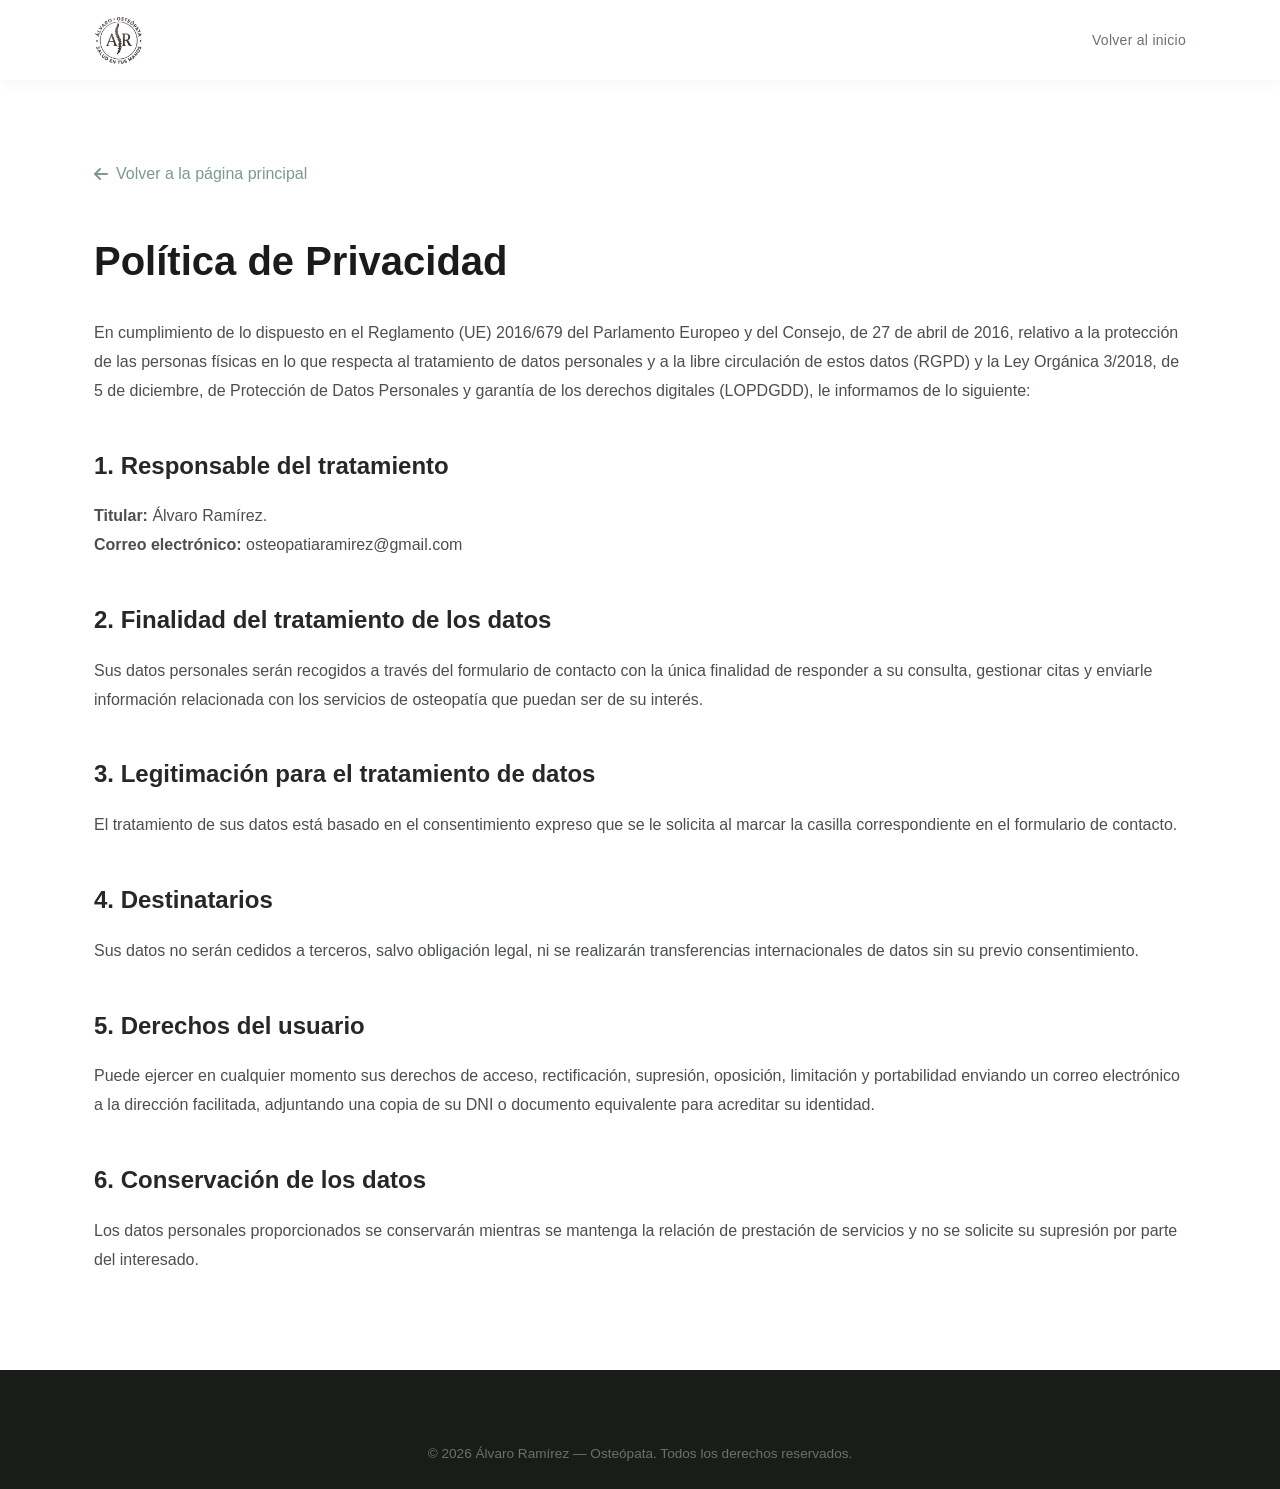
<file: politica-privacidad.html>
<!DOCTYPE html>
<html lang="es">

<head>
  <meta charset="UTF-8">
  <meta name="viewport" content="width=device-width, initial-scale=1.0">
  <title>Política de Privacidad | Álvaro Ramírez</title>
  <meta name="description" content="Política de privacidad de Álvaro Ramírez - Osteópata.">

  <link rel="preconnect" href="https://fonts.googleapis.com">
  <link rel="preconnect" href="https://fonts.gstatic.com" crossorigin>
  <link href="https://fonts.googleapis.com/css2?family=Inter:wght@300;400;500;600;700&family=Outfit:wght@400;500;600;700&display=swap" rel="stylesheet">
  <meta http-equiv="Content-Security-Policy" content="default-src 'self'; script-src 'self' 'unsafe-inline'; style-src 'self' 'unsafe-inline' https://fonts.googleapis.com https://cdnjs.cloudflare.com; font-src 'self' https://fonts.gstatic.com https://cdnjs.cloudflare.com; img-src 'self' data: https:; object-src 'none'; base-uri 'self';">
  <meta http-equiv="X-UA-Compatible" content="IE=edge">
  <meta name="referrer" content="strict-origin-when-cross-origin">
  <link rel="stylesheet" href="https://cdnjs.cloudflare.com/ajax/libs/font-awesome/6.5.1/css/all.min.css" crossorigin="anonymous" referrerpolicy="no-referrer">
  <link rel="stylesheet" href="styles.css">
  
  <style>
    .legal-content { padding: 160px 0 80px; }
    .legal-content h1 { font-family: var(--font-display); font-size: 2.5rem; margin-bottom: 24px; color: var(--gray-900); }
    .legal-content h2 { font-family: var(--font-display); font-size: 1.5rem; margin-top: 40px; margin-bottom: 16px; color: var(--gray-800); }
    .legal-content p { margin-bottom: 16px; color: var(--gray-600); line-height: 1.8; }
    .back-link { display: inline-flex; align-items: center; gap: 8px; margin-bottom: 40px; color: var(--sage); font-weight: 500; transition: color var(--transition-fast); }
    .back-link:hover { color: var(--sage-dark); }
  </style>
</head>

<body>
  <nav class="navbar scrolled" id="navbar">
    <div class="container">
      <a href="index.html" class="navbar__logo"><img src="img/logo.png" alt="Álvaro Osteopatía" class="navbar__logo-img"></a>
      <ul class="navbar__links" id="navLinks">
        <li><a href="index.html">Volver al inicio</a></li>
      </ul>
      <button class="navbar__toggle" id="navToggle" aria-label="Abrir menú">
        <span></span><span></span><span></span>
      </button>
    </div>
  </nav>

  <section class="legal-content">
    <div class="container">
      <a href="index.html" class="back-link"><i class="fa-solid fa-arrow-left"></i> Volver a la página principal</a>
      
      <h1>Política de Privacidad</h1>
      
      <p>En cumplimiento de lo dispuesto en el Reglamento (UE) 2016/679 del Parlamento Europeo y del Consejo, de 27 de abril de 2016, relativo a la protección de las personas físicas en lo que respecta al tratamiento de datos personales y a la libre circulación de estos datos (RGPD) y la Ley Orgánica 3/2018, de 5 de diciembre, de Protección de Datos Personales y garantía de los derechos digitales (LOPDGDD), le informamos de lo siguiente:</p>
      
      <h2>1. Responsable del tratamiento</h2>
      <p><strong>Titular:</strong> Álvaro Ramírez.<br>
      <strong>Correo electrónico:</strong> osteopatiaramirez@gmail.com</p>
      
      <h2>2. Finalidad del tratamiento de los datos</h2>
      <p>Sus datos personales serán recogidos a través del formulario de contacto con la única finalidad de responder a su consulta, gestionar citas y enviarle información relacionada con los servicios de osteopatía que puedan ser de su interés.</p>
      
      <h2>3. Legitimación para el tratamiento de datos</h2>
      <p>El tratamiento de sus datos está basado en el consentimiento expreso que se le solicita al marcar la casilla correspondiente en el formulario de contacto.</p>
      
      <h2>4. Destinatarios</h2>
      <p>Sus datos no serán cedidos a terceros, salvo obligación legal, ni se realizarán transferencias internacionales de datos sin su previo consentimiento.</p>
      
      <h2>5. Derechos del usuario</h2>
      <p>Puede ejercer en cualquier momento sus derechos de acceso, rectificación, supresión, oposición, limitación y portabilidad enviando un correo electrónico a la dirección facilitada, adjuntando una copia de su DNI o documento equivalente para acreditar su identidad.</p>

      <h2>6. Conservación de los datos</h2>
      <p>Los datos personales proporcionados se conservarán mientras se mantenga la relación de prestación de servicios y no se solicite su supresión por parte del interesado.</p>
    </div>
  </section>

  <footer class="footer">
    <div class="container">
      <div class="footer__bottom" style="border-top: none; padding-top: 0;">
        &copy; 2026 Álvaro Ramírez — Osteópata. Todos los derechos reservados.
      </div>
    </div>
  </footer>

  <script>
    const navToggle = document.getElementById('navToggle');
    const navLinks = document.getElementById('navLinks');
    if (navToggle && navLinks) {
      navToggle.addEventListener('click', () => {
        navLinks.classList.toggle('active');
        navToggle.classList.toggle('active');
      });
      navLinks.querySelectorAll('a').forEach(link => {
        link.addEventListener('click', () => {
          navLinks.classList.remove('active');
          navToggle.classList.remove('active');
        });
      });
    }
  </script>
</body>
</html>
</file>
<file: styles.css>
/* ===== RESET & BASE ===== */
*,
*::before,
*::after {
  margin: 0;
  padding: 0;
  box-sizing: border-box;
}

:root {
  /* Palette */
  --white: #ffffff;
  --off-white: #fafbfa;
  --gray-50: #f5f6f5;
  --gray-100: #eaece9;
  --gray-200: #d5d8d3;
  --gray-300: #b0b5ad;
  --gray-400: #8a9085;
  --gray-500: #6b726a;
  --gray-600: #4a504a;
  --gray-700: #363b36;
  --gray-800: #252825;
  --gray-900: #1a1c1a;

  --sage: #7c9a8e;
  --sage-light: #a3bdb1;
  --sage-lighter: #dce8e2;
  --sage-dark: #5f7d72;
  --sage-darker: #4a6359;

  /* Typography */
  --font-primary: 'Inter', sans-serif;
  --font-display: 'Outfit', sans-serif;

  /* Spacing */
  --section-padding: 120px 0;
  --container-width: 1140px;

  /* Transitions */
  --transition-fast: 0.2s cubic-bezier(0.4, 0, 0.2, 1);
  --transition-base: 0.35s cubic-bezier(0.4, 0, 0.2, 1);
  --transition-slow: 0.6s cubic-bezier(0.4, 0, 0.2, 1);

  /* Shadows */
  --shadow-sm: 0 1px 3px rgba(0, 0, 0, 0.04);
  --shadow-md: 0 4px 16px rgba(0, 0, 0, 0.06);
  --shadow-lg: 0 12px 40px rgba(0, 0, 0, 0.08);
}

html {
  scroll-behavior: smooth;
  font-size: 16px;
}

body {
  font-family: var(--font-primary);
  color: var(--gray-700);
  background-color: var(--white);
  line-height: 1.7;
  -webkit-font-smoothing: antialiased;
  -moz-osx-font-smoothing: grayscale;
  overflow-x: hidden;
}

img {
  max-width: 100%;
  display: block;
}

a {
  text-decoration: none;
  color: inherit;
  transition: color var(--transition-fast);
}

ul {
  list-style: none;
}

.container {
  max-width: var(--container-width);
  margin: 0 auto;
  padding: 0 24px;
}

/* ===== ANIMATIONS ===== */
@keyframes fadeInUp {
  from {
    opacity: 0;
    transform: translateY(30px);
  }

  to {
    opacity: 1;
    transform: translateY(0);
  }
}

@keyframes fadeIn {
  from {
    opacity: 0;
  }

  to {
    opacity: 1;
  }
}

@keyframes scaleIn {
  from {
    opacity: 0;
    transform: scale(0.95);
  }

  to {
    opacity: 1;
    transform: scale(1);
  }
}

@keyframes slideInLeft {
  from {
    opacity: 0;
    transform: translateX(-40px);
  }

  to {
    opacity: 1;
    transform: translateX(0);
  }
}

@keyframes slideInRight {
  from {
    opacity: 0;
    transform: translateX(40px);
  }

  to {
    opacity: 1;
    transform: translateX(0);
  }
}

.animate-on-scroll {
  opacity: 0;
  transform: translateY(30px);
  transition: opacity 0.7s ease-out, transform 0.7s ease-out;
}

.animate-on-scroll.visible {
  opacity: 1;
  transform: translateY(0);
}

/* ===== NAVBAR ===== */
.navbar {
  position: fixed;
  top: 0;
  left: 0;
  width: 100%;
  z-index: 1000;
  padding: 20px 0;
  transition: all var(--transition-base);
  background: transparent;
}

.navbar.scrolled {
  background: rgba(255, 255, 255, 0.92);
  backdrop-filter: blur(20px);
  -webkit-backdrop-filter: blur(20px);
  padding: 14px 0;
  box-shadow: 0 1px 20px rgba(0, 0, 0, 0.05);
}

.navbar .container {
  display: flex;
  justify-content: space-between;
  align-items: center;
}

.navbar__logo {
  display: flex;
  align-items: center;
}

.navbar__logo-img {
  height: 52px;
  width: auto;
  border-radius: 50%;
}

.navbar__links {
  display: flex;
  gap: 36px;
  align-items: center;
}

.navbar__links a {
  font-size: 0.875rem;
  font-weight: 500;
  color: var(--gray-500);
  letter-spacing: 0.02em;
  position: relative;
  padding-bottom: 2px;
}

.navbar__links a::after {
  content: '';
  position: absolute;
  bottom: 0;
  left: 0;
  width: 0;
  height: 1.5px;
  background: var(--sage);
  transition: width var(--transition-base);
}

.navbar__links a:hover {
  color: var(--gray-800);
}

.navbar__links a:hover::after {
  width: 100%;
}

.navbar__cta {
  display: inline-flex !important;
  align-items: center !important;
  line-height: 1 !important;
  font-size: 0.85rem !important;
  font-weight: 600 !important;
  color: var(--white) !important;
  background: linear-gradient(135deg, var(--sage-dark) 0%, var(--sage-darker) 100%);
  padding: 12px 28px !important;
  border-radius: 50px;
  letter-spacing: 0.02em;
  box-shadow: 0 3px 14px rgba(74, 99, 89, 0.40);
  transition: all var(--transition-fast) !important;
}

.navbar__cta::after {
  display: none !important;
}

.navbar__cta:hover {
  background: linear-gradient(135deg, var(--sage-darker) 0%, #3a4f47 100%) !important;
  color: var(--white) !important;
  transform: translateY(-2px);
  box-shadow: 0 8px 24px rgba(74, 99, 89, 0.50) !important;
}

/* Navbar actions wrapper (lang toggle + hamburger) */
.navbar__actions {
  display: flex;
  align-items: center;
  gap: 12px;
}

/* Language toggle */
.lang-toggle {
  background: transparent;
  border: 1.5px solid var(--gray-200);
  border-radius: 50px;
  padding: 8px 14px;
  font-size: 0.8rem;
  font-weight: 500;
  color: var(--gray-600);
  cursor: pointer;
  line-height: 1;
  transition: all var(--transition-fast);
}

.lang-toggle:hover {
  border-color: var(--sage-light);
  color: var(--sage-dark);
  background: var(--sage-lighter);
}

/* Mobile Menu Toggle */
.navbar__toggle {
  display: none;
  flex-direction: column;
  gap: 5px;
  background: none;
  border: none;
  cursor: pointer;
  padding: 4px;
}

.navbar__toggle span {
  width: 22px;
  height: 2px;
  background: var(--gray-700);
  border-radius: 2px;
  transition: all var(--transition-fast);
}

/* ===== HERO ===== */
.hero {
  min-height: 100vh;
  display: flex;
  align-items: center;
  position: relative;
  overflow: hidden;
  background: var(--off-white);
}

.hero .container {
  display: grid;
  grid-template-columns: 1fr 1fr;
  gap: 80px;
  align-items: center;
  padding-top: 80px;
}

.hero__content {
  animation: fadeInUp 1s ease-out 0.2s both;
}

.hero__badge {
  display: inline-flex;
  align-items: center;
  gap: 8px;
  background: var(--sage-lighter);
  color: var(--sage-dark);
  padding: 8px 18px;
  border-radius: 50px;
  font-size: 0.8rem;
  font-weight: 600;
  letter-spacing: 0.04em;
  text-transform: uppercase;
  margin-bottom: 28px;
}

.hero__badge::before {
  content: '';
  width: 6px;
  height: 6px;
  background: var(--sage);
  border-radius: 50%;
}

.hero__title {
  font-family: var(--font-display);
  font-size: 3.5rem;
  font-weight: 700;
  color: var(--gray-900);
  line-height: 1.12;
  letter-spacing: -0.03em;
  margin-bottom: 20px;
}

.hero__title em {
  font-style: normal;
  color: var(--sage);
}

.hero__subtitle {
  font-size: 1.1rem;
  color: var(--gray-400);
  line-height: 1.7;
  margin-bottom: 40px;
  max-width: 480px;
}

.hero__actions {
  display: flex;
  gap: 16px;
  align-items: center;
}

.btn {
  display: inline-flex;
  align-items: center;
  gap: 8px;
  font-family: var(--font-primary);
  font-size: 0.95rem;
  font-weight: 500;
  border: none;
  cursor: pointer;
  transition: all var(--transition-fast);
  border-radius: 50px;
}

.btn--primary {
  background: var(--sage);
  color: var(--white);
  padding: 16px 36px;
  box-shadow: 0 4px 20px rgba(124, 154, 142, 0.3);
}

.btn--primary:hover {
  background: var(--sage-dark);
  transform: translateY(-2px);
  box-shadow: 0 8px 30px rgba(124, 154, 142, 0.4);
}

.btn--outline {
  background: transparent;
  color: var(--gray-600);
  padding: 16px 36px;
  border: 1.5px solid var(--gray-200);
}

.btn--outline:hover {
  border-color: var(--sage-light);
  color: var(--sage-dark);
  background: var(--sage-lighter);
}

.hero__image {
  animation: scaleIn 1s ease-out 0.4s both;
  position: relative;
}

.hero__image img {
  border-radius: 24px;
  width: 200%;
  height: 900px;
  object-fit: cover;
  box-shadow: var(--shadow-lg);
}

.hero__image::after {
  content: '';
  position: absolute;
  top: -20px;
  right: -20px;
  width: 200px;
  height: 200px;
  border: 2px solid var(--sage-lighter);
  border-radius: 24px;
  z-index: -1;
}

/* Hero Stats */
.hero__stats {
  display: flex;
  gap: 40px;
  margin-top: 48px;
  padding-top: 32px;
  border-top: 1px solid var(--gray-100);
}

.hero__stat h4 {
  font-family: var(--font-display);
  font-size: 1.75rem;
  font-weight: 700;
  color: var(--sage);
  letter-spacing: -0.02em;
}

.hero__stat p {
  font-size: 0.8rem;
  color: var(--gray-400);
  text-transform: uppercase;
  letter-spacing: 0.06em;
  font-weight: 500;
  margin-top: 2px;
}

/* ===== SECTION COMMON ===== */
.section {
  padding: var(--section-padding);
}

.section--gray {
  background: var(--gray-50);
}

.section__header {
  text-align: center;
  max-width: 560px;
  margin: 0 auto 72px;
}

.section__label {
  display: inline-block;
  font-size: 0.75rem;
  font-weight: 600;
  letter-spacing: 0.12em;
  text-transform: uppercase;
  color: var(--sage);
  margin-bottom: 16px;
}

.section__title {
  font-family: var(--font-display);
  font-size: 2.5rem;
  font-weight: 700;
  color: var(--gray-900);
  line-height: 1.2;
  letter-spacing: -0.02em;
  margin-bottom: 16px;
}

.section__desc {
  font-size: 1.05rem;
  color: var(--gray-400);
  line-height: 1.7;
}

/* ===== ABOUT ===== */
.about .container {
  display: grid;
  grid-template-columns: 1fr 1.1fr;
  gap: 80px;
  align-items: center;
}

.about__image {
  position: relative;
}

.about__image img {
  border-radius: 20px;
  width: 100%;
  height: 500px;
  object-fit: cover;
  box-shadow: var(--shadow-md);
}

.about__image::before {
  content: '';
  position: absolute;
  bottom: -16px;
  left: -16px;
  width: 100px;
  height: 100px;
  background: var(--sage-lighter);
  border-radius: 20px;
  z-index: -1;
}

.about__content {
  padding: 20px 0;
}

.about__label {
  font-size: 0.75rem;
  font-weight: 600;
  letter-spacing: 0.12em;
  text-transform: uppercase;
  color: var(--sage);
  margin-bottom: 16px;
}

.about__title {
  font-family: var(--font-display);
  font-size: 2.25rem;
  font-weight: 700;
  color: var(--gray-900);
  line-height: 1.2;
  letter-spacing: -0.02em;
  margin-bottom: 24px;
}

.about__text {
  color: var(--gray-500);
  line-height: 1.8;
  margin-bottom: 16px;
}

.about__features {
  display: grid;
  grid-template-columns: 1fr 1fr;
  gap: 16px;
  margin-top: 32px;
}

.about__feature {
  display: flex;
  align-items: center;
  gap: 12px;
  padding: 14px 18px;
  background: var(--gray-50);
  border-radius: 12px;
  font-size: 0.9rem;
  font-weight: 500;
  color: var(--gray-600);
}

.about__feature-icon {
  width: 36px;
  height: 36px;
  display: flex;
  align-items: center;
  justify-content: center;
  background: var(--sage-lighter);
  color: var(--sage-dark);
  border-radius: 10px;
  font-size: 1rem;
  flex-shrink: 0;
}

/* ===== SERVICES ===== */
.services__grid {
  display: grid;
  grid-template-columns: repeat(4, 1fr);
  gap: 24px;
}

.service-card {
  background: var(--white);
  border-radius: 20px;
  padding: 36px 28px;
  border: 1px solid var(--gray-100);
  transition: all var(--transition-base);
  position: relative;
  overflow: hidden;
}

.service-card::before {
  content: '';
  position: absolute;
  top: 0;
  left: 0;
  width: 100%;
  height: 3px;
  background: var(--sage);
  transform: scaleX(0);
  transform-origin: left;
  transition: transform var(--transition-base);
}

.service-card:hover {
  transform: translateY(-4px);
  box-shadow: var(--shadow-lg);
  border-color: transparent;
}

.service-card:hover::before {
  transform: scaleX(1);
}

.service-card__icon {
  width: 52px;
  height: 52px;
  display: flex;
  align-items: center;
  justify-content: center;
  background: var(--sage-lighter);
  color: var(--sage-dark);
  border-radius: 14px;
  font-size: 1.4rem;
  margin-bottom: 24px;
  transition: all var(--transition-base);
}

.service-card:hover .service-card__icon {
  background: var(--sage);
  color: var(--white);
}

.service-card__title {
  font-family: var(--font-display);
  font-size: 1.15rem;
  font-weight: 600;
  color: var(--gray-800);
  margin-bottom: 12px;
  letter-spacing: -0.01em;
}

.service-card__desc {
  font-size: 0.9rem;
  color: var(--gray-400);
  line-height: 1.7;
}

/* ===== BOOKING ===== */
.booking {
  background: var(--off-white);
}

.booking__wrapper {
  display: grid;
  grid-template-columns: 1.3fr 1fr;
  gap: 60px;
  align-items: start;
}

.booking__calendly {
  background: var(--white);
  border-radius: 20px;
  padding: 8px;
  box-shadow: var(--shadow-md);
  border: 1px solid var(--gray-100);
  overflow: hidden;
}

.booking__calendly .calendly-inline-widget {
  border-radius: 16px;
}

/* Contact Form */
.booking__form-wrapper {
  background: var(--white);
  border-radius: 20px;
  padding: 40px;
  box-shadow: var(--shadow-sm);
  border: 1px solid var(--gray-100);
}

.booking__form-title {
  font-family: var(--font-display);
  font-size: 1.3rem;
  font-weight: 600;
  color: var(--gray-800);
  margin-bottom: 8px;
}

.booking__form-desc {
  font-size: 0.9rem;
  color: var(--gray-400);
  margin-bottom: 28px;
  line-height: 1.6;
}

.form__group {
  margin-bottom: 18px;
}

.form__label {
  display: block;
  font-size: 0.8rem;
  font-weight: 600;
  color: var(--gray-600);
  margin-bottom: 6px;
  letter-spacing: 0.02em;
}

.form__input,
.form__textarea {
  width: 100%;
  padding: 14px 18px;
  font-family: var(--font-primary);
  font-size: 0.9rem;
  color: var(--gray-700);
  background: var(--gray-50);
  border: 1.5px solid transparent;
  border-radius: 12px;
  transition: all var(--transition-fast);
  outline: none;
}

.form__input::placeholder,
.form__textarea::placeholder {
  color: var(--gray-300);
}

.form__input:focus,
.form__textarea:focus {
  background: var(--white);
  border-color: var(--sage-light);
  box-shadow: 0 0 0 4px rgba(124, 154, 142, 0.1);
}

.form__textarea {
  resize: vertical;
  min-height: 110px;
}

.form__checkbox {
  display: flex;
  align-items: flex-start;
  gap: 12px;
  margin-top: 16px;
  margin-bottom: 24px;
}

.form__checkbox input[type="checkbox"] {
  margin-top: 4px;
  accent-color: var(--sage);
  width: 16px;
  height: 16px;
  cursor: pointer;
  flex-shrink: 0;
}

.form__checkbox label {
  font-size: 0.85rem;
  color: var(--gray-600);
  line-height: 1.5;
  cursor: pointer;
}

.form__checkbox label a {
  color: var(--sage);
  text-decoration: underline;
  text-decoration-thickness: 1px;
  text-underline-offset: 2px;
}

.form__checkbox label a:hover {
  color: var(--sage-dark);
}

.form__submit {
  width: 100%;
  padding: 16px;
  margin-top: 8px;
}

/* ===== FOOTER ===== */
.footer {
  background: var(--gray-900);
  color: var(--gray-300);
  padding: 72px 0 0;
}

.footer__grid {
  display: grid;
  grid-template-columns: 1.5fr 1fr 1fr 1fr;
  gap: 48px;
  padding-bottom: 56px;
  border-bottom: 1px solid rgba(255, 255, 255, 0.08);
}

.footer__logo-img {
  height: 72px;
  width: auto;
  margin-bottom: 20px;
  border-radius: 50%;
}

.footer__brand p {
  font-size: 0.9rem;
  line-height: 1.7;
  color: var(--gray-400);
  max-width: 280px;
}

.footer__col-title {
  font-size: 0.75rem;
  font-weight: 600;
  letter-spacing: 0.1em;
  text-transform: uppercase;
  color: var(--white);
  margin-bottom: 20px;
}

.footer__links li {
  margin-bottom: 12px;
}

.footer__links a {
  font-size: 0.9rem;
  color: var(--gray-400);
  transition: color var(--transition-fast);
}

.footer__links a:hover {
  color: var(--sage-light);
}

.footer__contact-item {
  display: flex;
  align-items: flex-start;
  gap: 12px;
  margin-bottom: 16px;
  font-size: 0.9rem;
  color: var(--gray-400);
}

.footer__contact-icon {
  width: 36px;
  height: 36px;
  display: flex;
  align-items: center;
  justify-content: center;
  background: rgba(255, 255, 255, 0.06);
  border-radius: 10px;
  font-size: 0.9rem;
  flex-shrink: 0;
  color: var(--sage-light);
}

.footer__social {
  display: flex;
  gap: 12px;
  margin-top: 24px;
}

.footer__social a {
  width: 40px;
  height: 40px;
  display: flex;
  align-items: center;
  justify-content: center;
  background: rgba(255, 255, 255, 0.06);
  border-radius: 10px;
  color: var(--gray-400);
  font-size: 1rem;
  transition: all var(--transition-fast);
}

.footer__social a:hover {
  background: var(--sage);
  color: var(--white);
  transform: translateY(-2px);
}

.footer__bottom {
  padding: 24px 0;
  text-align: center;
  font-size: 0.85rem;
  color: var(--gray-500);
  display: flex;
  flex-direction: column;
  gap: 12px;
  align-items: center;
}

.footer__legal-links {
  display: flex;
  gap: 24px;
  flex-wrap: wrap;
  justify-content: center;
}

.footer__legal-links a {
  color: var(--gray-400);
  transition: color var(--transition-fast);
}

.footer__legal-links a:hover {
  color: var(--sage-light);
}

/* ===== RESPONSIVE ===== */
@media (max-width: 1024px) {
  .hero .container {
    grid-template-columns: 1fr;
    gap: 48px;
    text-align: center;
  }

  .hero__subtitle {
    margin-left: auto;
    margin-right: auto;
  }

  .hero__actions {
    justify-content: center;
  }

  .hero__stats {
    justify-content: center;
  }

  .hero__image {
    order: -1;
  }

  .hero__image img {
    height: 380px;
  }

  .hero__image::after {
    display: none;
  }

  .about .container {
    grid-template-columns: 1fr;
    gap: 48px;
  }

  .about__image img {
    height: 380px;
  }

  .about__image::before {
    display: none;
  }

  .services__grid {
    grid-template-columns: repeat(2, 1fr);
  }

  .booking__wrapper {
    grid-template-columns: 1fr;
  }

  .footer__grid {
    grid-template-columns: 1fr 1fr;
    gap: 40px;
  }
}

@media (max-width: 768px) {
  :root {
    --section-padding: 80px 0;
  }

  .navbar__links {
    display: none;
  }

  .navbar__toggle {
    display: flex;
  }

  .navbar__links.active {
    display: flex;
    flex-direction: column;
    justify-content: center;
    align-items: center;
    position: fixed;
    top: 0;
    left: 0;
    width: 100%;
    height: 100vh;
    height: 100dvh;
    background: var(--white);
    padding: 24px;
    gap: 32px;
    z-index: 990;
  }

  .navbar__links.active a {
    font-size: 1.25rem;
  }

  .navbar__logo,
  .navbar__actions {
    position: relative;
    z-index: 1000;
  }

  .navbar__toggle.active span:nth-child(1) {
    transform: translateY(7px) rotate(45deg);
  }

  .navbar__toggle.active span:nth-child(2) {
    opacity: 0;
  }

  .navbar__toggle.active span:nth-child(3) {
    transform: translateY(-7px) rotate(-45deg);
  }

  .hero__title {
    font-size: 2.5rem;
  }

  .section__title {
    font-size: 2rem;
  }

  .about__title {
    font-size: 1.8rem;
  }

  .about__features {
    grid-template-columns: 1fr;
  }

  .services__grid {
    grid-template-columns: 1fr;
  }

  .hero__stats {
    gap: 24px;
    flex-wrap: wrap;
  }

  .hero__actions {
    flex-direction: column;
  }

  .footer__grid {
    grid-template-columns: 1fr;
  }
}

/* ===== WHATSAPP FLOAT ===== */
.whatsapp-float {
  position: fixed;
  bottom: 28px;
  right: 28px;
  width: 56px;
  height: 56px;
  background: #25D366;
  border-radius: 50%;
  display: flex;
  align-items: center;
  justify-content: center;
  font-size: 1.65rem;
  color: #ffffff;
  box-shadow: 0 4px 20px rgba(37, 211, 102, 0.40);
  z-index: 997;
  transition: all var(--transition-fast);
}

.whatsapp-float:hover {
  transform: scale(1.1);
  box-shadow: 0 6px 28px rgba(37, 211, 102, 0.55);
  color: #ffffff;
}

.whatsapp-float__tooltip {
  position: absolute;
  right: 68px;
  white-space: nowrap;
  background: var(--gray-900);
  color: #ffffff;
  font-family: var(--font-primary);
  font-size: 0.8rem;
  font-weight: 500;
  padding: 7px 14px;
  border-radius: 8px;
  opacity: 0;
  pointer-events: none;
  transition: opacity var(--transition-fast);
}

.whatsapp-float__tooltip::after {
  content: '';
  position: absolute;
  top: 50%;
  right: -5px;
  transform: translateY(-50%);
  width: 0;
  height: 0;
  border-top: 5px solid transparent;
  border-bottom: 5px solid transparent;
  border-left: 5px solid var(--gray-900);
}

.whatsapp-float:hover .whatsapp-float__tooltip {
  opacity: 1;
}
</file>
